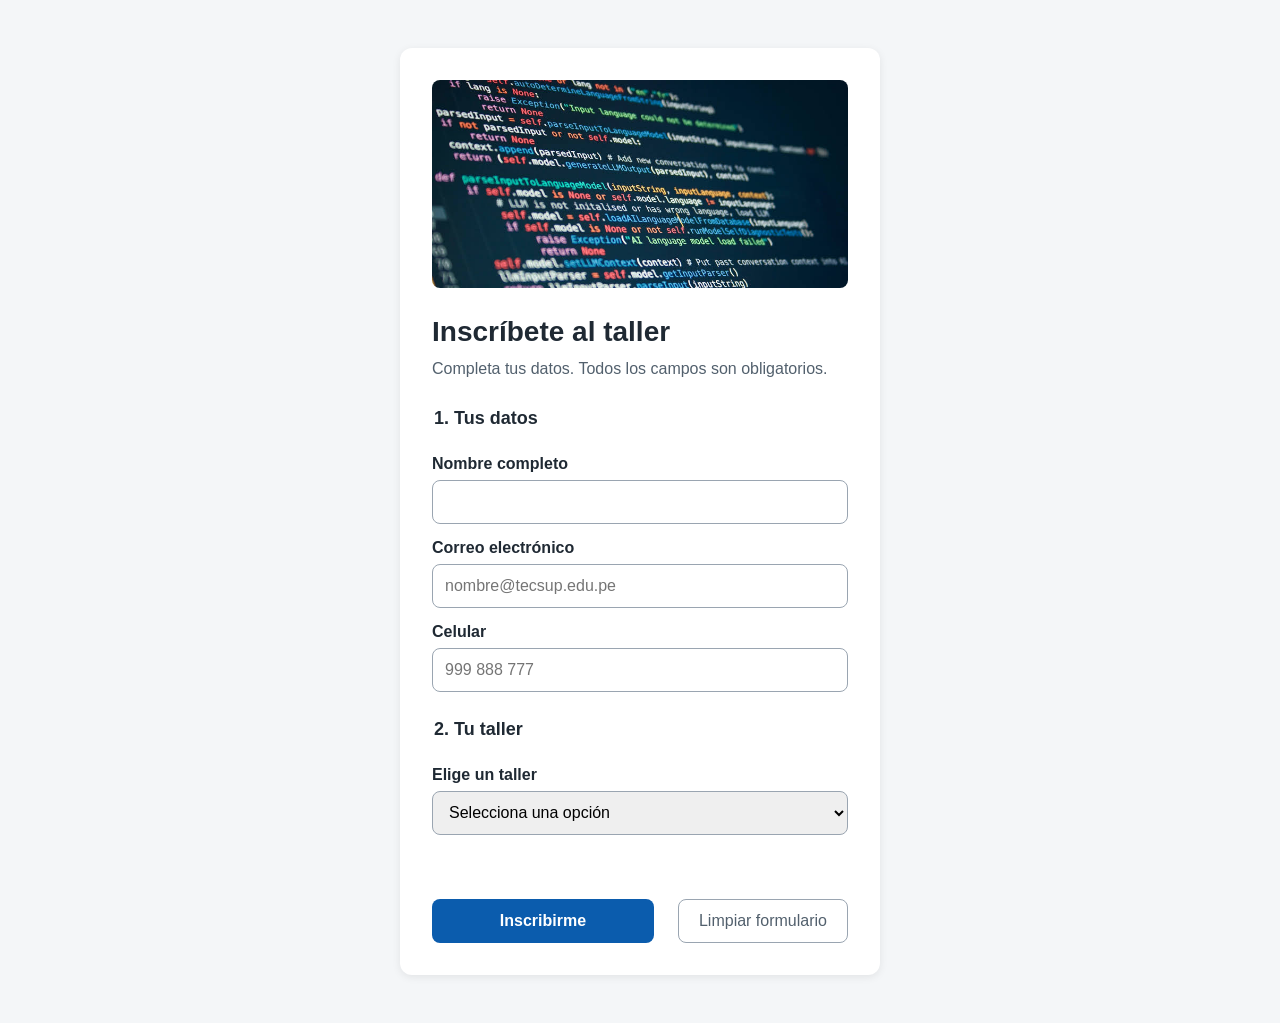
<file: index.html>
<!DOCTYPE html>
<html lang="es">
<head>
  <meta charset="UTF-8">
  <meta name="viewport" content="width=device-width, initial-scale=1.0">
  <title>Inscripción al taller</title>
  <link rel="stylesheet" href="estilos.css">
</head>
<body>
  <main class="tarjeta">
    <img src="img/banner.png" alt="Estudiantes programando en el laboratorio">
    <h1>Inscríbete al taller</h1>
    <p class="ayuda">Completa tus datos. Todos los campos son obligatorios.</p>
 
    <form id="formulario" novalidate>
      <fieldset>
        <legend>1. Tus datos</legend>
        <label for="nombre">Nombre completo</label>
        <input id="nombre" type="text" autocomplete="name" required>
 
        <label for="correo">Correo electrónico</label>
        <input id="correo" type="email" autocomplete="email"
               placeholder="nombre@tecsup.edu.pe" required>
 
        <label for="telefono">Celular</label>
        <input id="telefono" type="tel" placeholder="999 888 777" required>
      </fieldset>
 
      <fieldset>
        <legend>2. Tu taller</legend>
        <label for="taller">Elige un taller</label>
        <select id="taller" required>
          <option value="">Selecciona una opción</option>
          <optgroup label="Control de versiones">
            <option>Git</option> <option>GitHub</option> <option>Markdown</option>
          </optgroup>
          <optgroup label="Desarrollo web">
            <option>HTML</option> <option>CSS</option> <option>JavaScript</option>
            <option>React</option> <option>Node.js</option> <option>APIs</option>
          </optgroup>
          <optgroup label="Diseño y calidad">
            <option>Figma</option> <option>Accesibilidad</option> <option>Testing</option>
          </optgroup>
        </select>
      </fieldset>
 
      <p id="mensaje" class="mensaje" role="status"></p>
 
      <div class="acciones">
        <button type="submit" class="boton-principal">Inscribirme</button>
        <button type="reset" class="boton-secundario">Limpiar formulario</button>
      </div>
    </form>
  </main>
  <script src="app.js"></script>
</body>
</html>
</file>
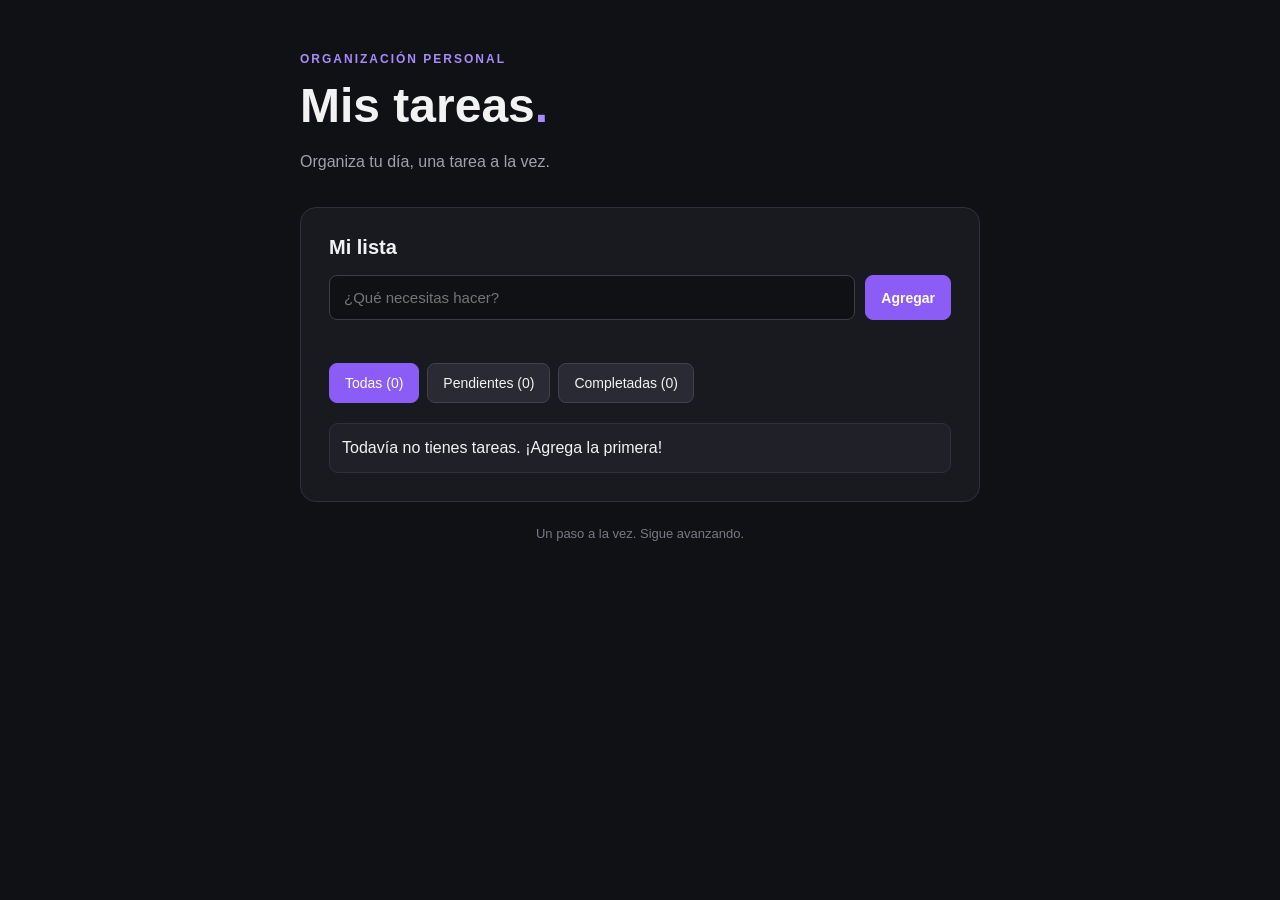
<file: Tarea/index.html>
<!DOCTYPE html>
<html lang="es">
<head>
    <meta charset="UTF-8">
    <meta name="viewport" content="width=device-width, initial-scale=1.0">
    <title>Mis tareas | Organizador personal</title>
    <link rel="stylesheet" href="estilos.css">
</head>
<body>
    <main class="contenedor">
        <header class="encabezado">
            <p class="etiqueta">ORGANIZACIÓN PERSONAL</p>
            <h1>Mis tareas<span>.</span></h1>
            <p class="descripcion">
                Organiza tu día, una tarea a la vez.
            </p>
        </header>

        <section class="panel" aria-label="Lista de tareas">
            <h2>Mi lista</h2>

            <div class="formulario">
                <input
                    id="nuevaTarea"
                    type="text"
                    placeholder="¿Qué necesitas hacer?"
                    aria-label="Nueva tarea"
                >
                <button id="agregar" type="button">
                    Agregar
                </button>
            </div>

            <p id="mensaje" aria-live="polite"></p>

            <nav class="filtros" aria-label="Filtrar tareas">
                <button data-filtro="todas" class="activo">
                    Todas
                </button>
                <button data-filtro="pendientes">
                    Pendientes
                </button>
                <button data-filtro="completadas">
                    Completadas
                </button>
            </nav>

            <ul id="listaTareas"></ul>
        </section>

        <footer>
            <p>Un paso a la vez. Sigue avanzando.</p>
        </footer>
    </main>

    <script src="app.js"></script>
</body>
</html>
</file>
<file: estilos.css>
:root {
  --color-primario: #0b5cad;
  --color-texto: #1f2933;
  --color-suave: #52606d;
  --color-borde: #9aa5b1;
  --color-fondo: #f4f6f8;
  --color-error: #b42318;
  --color-exito: #067647;
  --espacio: 16px;
}
 
* { box-sizing: border-box; }
 
body {
  margin: 0;
  padding: var(--espacio);
  font-family: Arial, Helvetica, sans-serif;
  font-size: 16px;
  line-height: 1.5;
  color: var(--color-texto);
  background: var(--color-fondo);
}
 
.tarjeta {
  max-width: 480px;
  margin: 32px auto;
  padding: 32px;
  background: #ffffff;
  border-radius: 12px;
  box-shadow: 0 2px 8px rgba(0, 0, 0, 0.08);
}
 
.tarjeta img { width: 100%; border-radius: 8px; }
 
h1 { font-size: 28px; margin: 16px 0 4px; }
.ayuda { color: var(--color-suave); margin: 0 0 24px; }
 
fieldset { border: none; padding: 0; margin: 0 0 24px; }
legend { font-size: 18px; font-weight: bold; margin-bottom: 8px; }
label { display: block; font-weight: bold; margin: 12px 0 4px; }
 
input, select {
  width: 100%;
  min-height: 44px;
  padding: 8px 12px;
  font-size: 16px;
  border: 1px solid var(--color-borde);
  border-radius: 8px;
}
 
.validado input:invalid,
.validado select:invalid { border: 2px solid var(--color-error); }
 
.acciones { display: flex; gap: 24px; flex-wrap: wrap; }
 
button {
  min-height: 44px;
  padding: 10px 20px;
  font-size: 16px;
  border-radius: 8px;
  cursor: pointer;
}
 
.boton-principal {
  flex: 1;
  background: var(--color-primario);
  color: #ffffff;
  border: none;
  font-weight: bold;
}
 
.boton-principal:disabled { opacity: 0.6; cursor: wait; }
 
.boton-secundario {
  background: transparent;
  color: var(--color-suave);
  border: 1px solid var(--color-borde);
}
 
:focus-visible { outline: 3px solid #f59e0b; outline-offset: 2px; }
 
.mensaje { min-height: 24px; font-weight: bold; }
.mensaje.error { color: var(--color-error); }
.mensaje.exito { color: var(--color-exito); }
.mensaje.info { color: var(--color-primario); }
</file>
<file: Tarea/estilos.css>
* {
    box-sizing: border-box;
}

body {
    margin: 0;
    min-height: 100vh;
    padding: 40px 20px;
    background: #101114;
    color: #f2f2f3;
    font-family: Arial, sans-serif;
}

.contenedor {
    width: 100%;
    max-width: 680px;
    margin: 0 auto;
}

.encabezado {
    margin-bottom: 32px;
}

.etiqueta {
    color: #a78bfa;
    font-size: 12px;
    font-weight: bold;
    letter-spacing: 2px;
}

h1 {
    margin: 12px 0;
    font-size: clamp(34px, 7vw, 48px);
}

h1 span {
    color: #a78bfa;
}

.descripcion {
    color: #a1a1aa;
    line-height: 1.6;
}

.panel {
    padding: 28px;
    background: #191a20;
    border: 1px solid #30313a;
    border-radius: 16px;
}

h2 {
    margin-top: 0;
    font-size: 20px;
}

.formulario {
    display: flex;
    gap: 10px;
}

input {
    flex: 1;
    min-width: 0;
    padding: 13px 14px;
    background: #101114;
    color: #f2f2f3;
    border: 1px solid #3b3c46;
    border-radius: 8px;
    font-size: 15px;
}

input:focus-visible,
button:focus-visible {
    outline: 2px solid #c4b5fd;
    outline-offset: 3px;
}

button {
    padding: 11px 15px;
    background: #292a33;
    color: #f2f2f3;
    border: 1px solid #41424d;
    border-radius: 8px;
    font-size: 14px;
    cursor: pointer;
    transition: background 0.2s, border-color 0.2s;
}

button:hover {
    background: #393a47;
    border-color: #a78bfa;
}

#agregar {
    background: #8b5cf6;
    color: #ffffff;
    border-color: #8b5cf6;
    font-weight: bold;
}

#agregar:hover {
    background: #7c3aed;
}

#mensaje {
    min-height: 10px;
    color: #c4b5fd;
    font-size: 13px;
}

.filtros {
    display: flex;
    flex-wrap: wrap;
    gap: 8px;
    margin: 20px 0;
}

.filtros .activo {
    background: #8b5cf6;
    border-color: #8b5cf6;
    color: #ffffff;
}

#listaTareas {
    padding: 0;
    margin: 0;
    list-style: none;
}

#listaTareas li {
    display: flex;
    align-items: center;
    gap: 10px;
    margin-top: 10px;
    padding: 12px;
    background: #202128;
    border: 1px solid #30313a;
    border-radius: 9px;
    text-align: left;
}

#listaTareas li span {
    flex: 1;
    overflow-wrap: anywhere;
    line-height: 1.5;
}

#listaTareas li button {
    flex-shrink: 0;
}

footer {
    margin-top: 24px;
    color: #777985;
    font-size: 13px;
    text-align: center;
}

@media (max-width: 480px) {
    body {
        padding: 28px 14px;
    }

    .panel {
        padding: 18px;
    }

    .formulario {
        flex-direction: column;
    }

    #agregar {
        min-height: 44px;
    }
}


/* Accesibilidad y estados de interacción */

button {
    min-height: 40px;
}

input {
    min-height: 44px;
}

button:focus-visible,
input:focus-visible {
    outline: 3px solid #c4b5fd;
    outline-offset: 3px;
}

button:disabled {
    opacity: 0.5;
    cursor: not-allowed;
}

#mensaje {
    line-height: 1.6;
    overflow-wrap: anywhere;
}

#mensaje button {
    margin-left: 6px;
    color: #ffffff;
    background: #5b3da8;
    border-color: #a78bfa;
}

#mensaje button:hover {
    background: #7048c7;
}

@media (prefers-reduced-motion: reduce) {
    *,
    *::before,
    *::after {
        scroll-behavior: auto !important;
        transition: none !important;
    }
}
</file>
